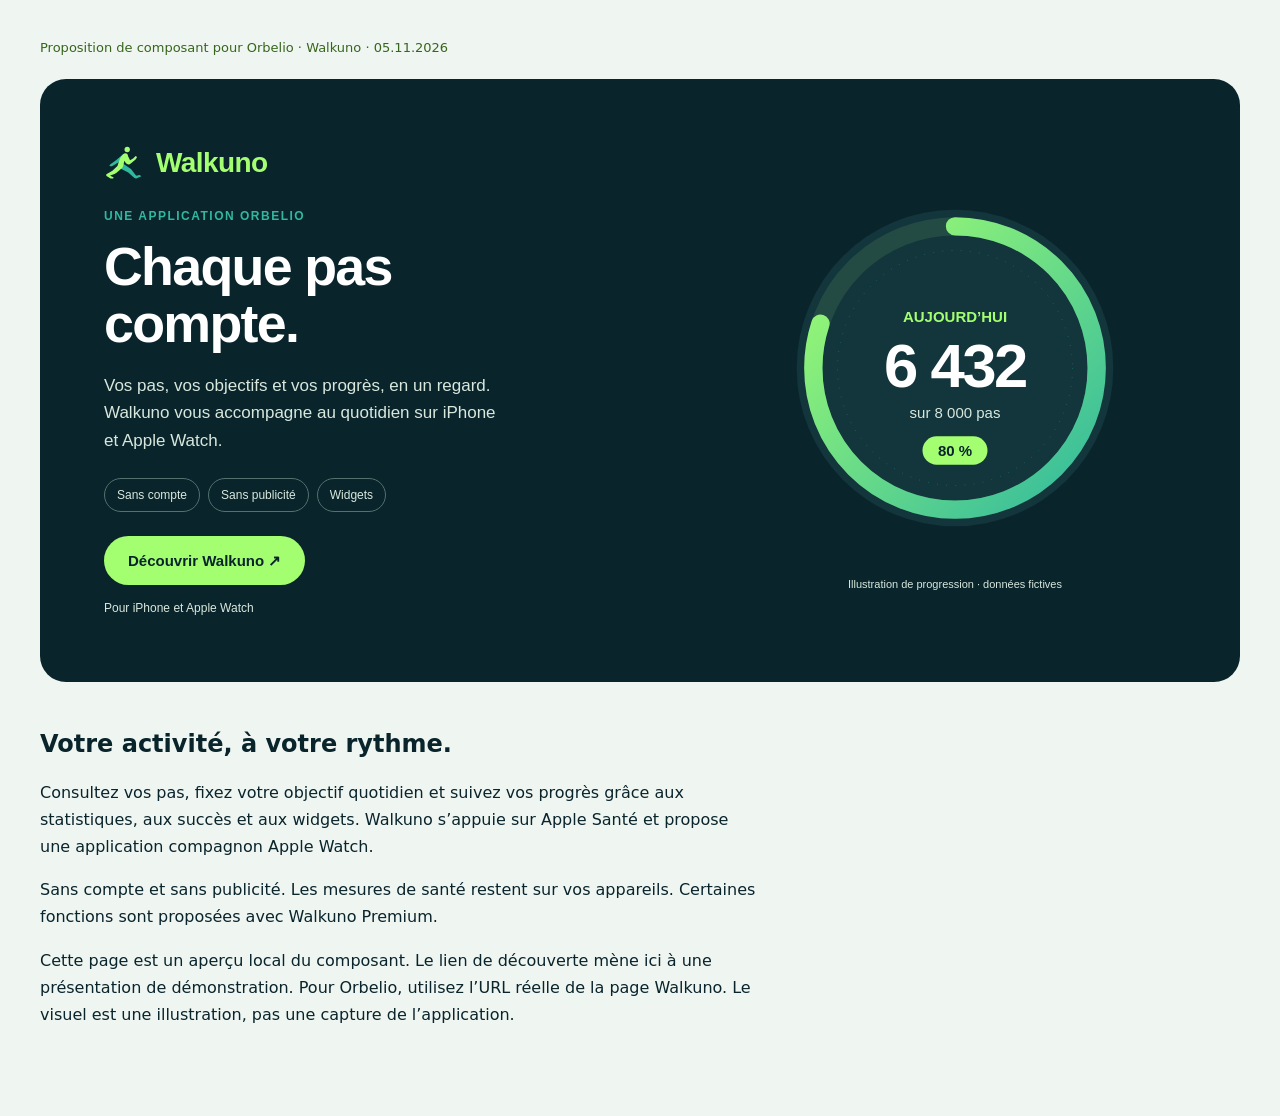
<file: Documentation/Charte-graphique/kit-web/index.html>
<!doctype html>
<html lang="fr"><head><meta charset="utf-8"><meta name="viewport" content="width=device-width,initial-scale=1">
<title>Walkuno · Proposition d’encart Orbelio</title><link rel="stylesheet" href="walkuno-encart.css">
<style>body{margin:0;background:#EFF6F1;color:#0A242C;font-family:system-ui,sans-serif}main{max-width:1200px;margin:auto;padding:40px 24px}.preview-note{font-size:13px;margin:0 0 24px;color:#37651C}.preview-details{max-width:720px;margin:48px 0;line-height:1.7}.preview-details h2{line-height:1.2}a{color:#006758}@media(max-width:600px){main{padding:24px 12px}}</style>
</head><body><main><p class="preview-note">Proposition de composant pour Orbelio · Walkuno · 05.11.2026</p><div class="walkuno-embed">
  <section class="walkuno-feature" aria-labelledby="walkuno-title">
    <div class="walkuno-feature__content">
      <div class="walkuno-feature__brand">
        <img class="walkuno-feature__mark" src="assets/walkuno-symbole-sombre.svg" alt="" width="40" height="40">
        <span class="walkuno-feature__name">Walkuno</span>
      </div>
      <p class="walkuno-feature__eyebrow">Une application Orbelio</p>
      <h2 class="walkuno-feature__title" id="walkuno-title">Chaque pas compte.</h2>
      <p class="walkuno-feature__description">Vos pas, vos objectifs et vos progrès, en un regard. Walkuno vous accompagne au quotidien sur iPhone et Apple Watch.</p>
      <ul class="walkuno-feature__benefits" aria-label="Les atouts de Walkuno">
        <li>Sans compte</li><li>Sans publicité</li><li>Widgets</li>
      </ul>
      <!-- Dans Orbelio, remplacer cette ancre de démonstration par la vraie page Walkuno. -->
      <a class="walkuno-feature__cta" href="#walkuno-details">Découvrir Walkuno <span aria-hidden="true">&nbsp;↗</span></a>
      <p class="walkuno-feature__platforms">Pour iPhone et Apple Watch</p>
    </div>
    <figure class="walkuno-feature__visual">
      <img class="walkuno-feature__ring" src="assets/walkuno-progression.svg" width="480" height="480" alt="Exemple de progression : 6 432 pas sur un objectif de 8 000, soit 80 %.">
      <figcaption class="walkuno-feature__caption">Illustration de progression · données fictives</figcaption>
    </figure>
  </section>
</div>
<section class="preview-details" id="walkuno-details" tabindex="-1"><h2>Votre activité, à votre rythme.</h2>
<p>Consultez vos pas, fixez votre objectif quotidien et suivez vos progrès grâce aux statistiques, aux succès et aux widgets. Walkuno s’appuie sur Apple Santé et propose une application compagnon Apple Watch.</p>
<p>Sans compte et sans publicité. Les mesures de santé restent sur vos appareils. Certaines fonctions sont proposées avec Walkuno Premium.</p>
<p>Cette page est un aperçu local du composant. Le lien de découverte mène ici à une présentation de démonstration. Pour Orbelio, utilisez l’URL réelle de la page Walkuno. Le visuel est une illustration, pas une capture de l’application.</p></section>
</main></body></html>
</file>
<file: Documentation/Charte-graphique/kit-web/walkuno-encart.css>
/* Walkuno / Orbelio - styles confines au composant, sans police distante. */
.walkuno-embed { container-type: inline-size; }
.walkuno-feature {
  --walkuno-ink:#0A242C; --walkuno-electric:#A3FF70;
  --walkuno-teal:#31B99F; --walkuno-surface:#13353C;
  box-sizing:border-box; display:grid; grid-template-columns:minmax(0,1.15fr) minmax(0,.85fr);
  align-items:center; gap:32px; padding:clamp(24px,5vw,64px);
  border-radius:26px; background:var(--walkuno-ink); color:#fff;
  font-family:ui-rounded,"SF Pro Rounded",-apple-system,BlinkMacSystemFont,"Segoe UI",sans-serif;
}
.walkuno-feature *, .walkuno-feature *::before, .walkuno-feature *::after { box-sizing:border-box; }
.walkuno-feature__brand { display:flex; gap:12px; align-items:center; color:var(--walkuno-electric); }
.walkuno-feature__mark { display:block; width:40px; height:40px; object-fit:contain; }
.walkuno-feature__name { font-size:28px; line-height:1.1; font-weight:750; letter-spacing:-.6px; }
.walkuno-feature__eyebrow { margin:24px 0 12px; color:var(--walkuno-teal); font-size:12px; line-height:1.6; font-weight:650; letter-spacing:1.5px; text-transform:uppercase; }
.walkuno-feature__title { margin:0; max-width:13ch; color:#fff; font-size:clamp(32px,4.2vw,56px); font-weight:750; letter-spacing:-1.7px; line-height:1.06; }
.walkuno-feature__description { margin:20px 0 0; max-width:42ch; color:#D8E8DD; font-size:17px; line-height:1.6; }
.walkuno-feature__benefits { display:flex; flex-wrap:wrap; gap:8px; list-style:none; margin:24px 0; padding:0; }
.walkuno-feature__benefits li { margin:0; padding:7px 12px; border:1px solid #52716F; border-radius:999px; font-size:12px; line-height:1.5; color:#D8E8DD; }
.walkuno-feature__cta { display:inline-flex; align-items:center; justify-content:center; min-height:48px; padding:12px 22px; border:2px solid transparent; border-radius:999px; background:var(--walkuno-electric); color:var(--walkuno-ink); font-size:15px; line-height:1.4; font-weight:750; text-decoration:none; }
.walkuno-feature__cta:hover { text-decoration:underline; text-underline-offset:4px; }
.walkuno-feature__cta:focus-visible { outline:3px solid white; outline-offset:5px; }
.walkuno-feature__platforms { margin:14px 0 0; color:#D8E8DD; font-size:12px; line-height:1.6; }
.walkuno-feature__visual { min-width:0; margin:0; text-align:center; }
.walkuno-feature__ring { display:block; width:100%; max-width:400px; height:auto; margin:auto; }
.walkuno-feature__caption { margin:8px 0 0; color:#D8E8DD; font-size:11px; line-height:1.6; }
@container (max-width:700px) {
  .walkuno-feature { grid-template-columns:minmax(0,1fr); gap:24px; padding:28px; }
  .walkuno-feature__title { font-size:40px; }
  .walkuno-feature__ring { max-width:300px; }
}
@media (max-width:600px) {
  .walkuno-feature { grid-template-columns:minmax(0,1fr); gap:24px; padding:24px; }
  .walkuno-feature__title { font-size:36px; letter-spacing:-1px; }
  .walkuno-feature__ring { max-width:280px; }
}
</file>
